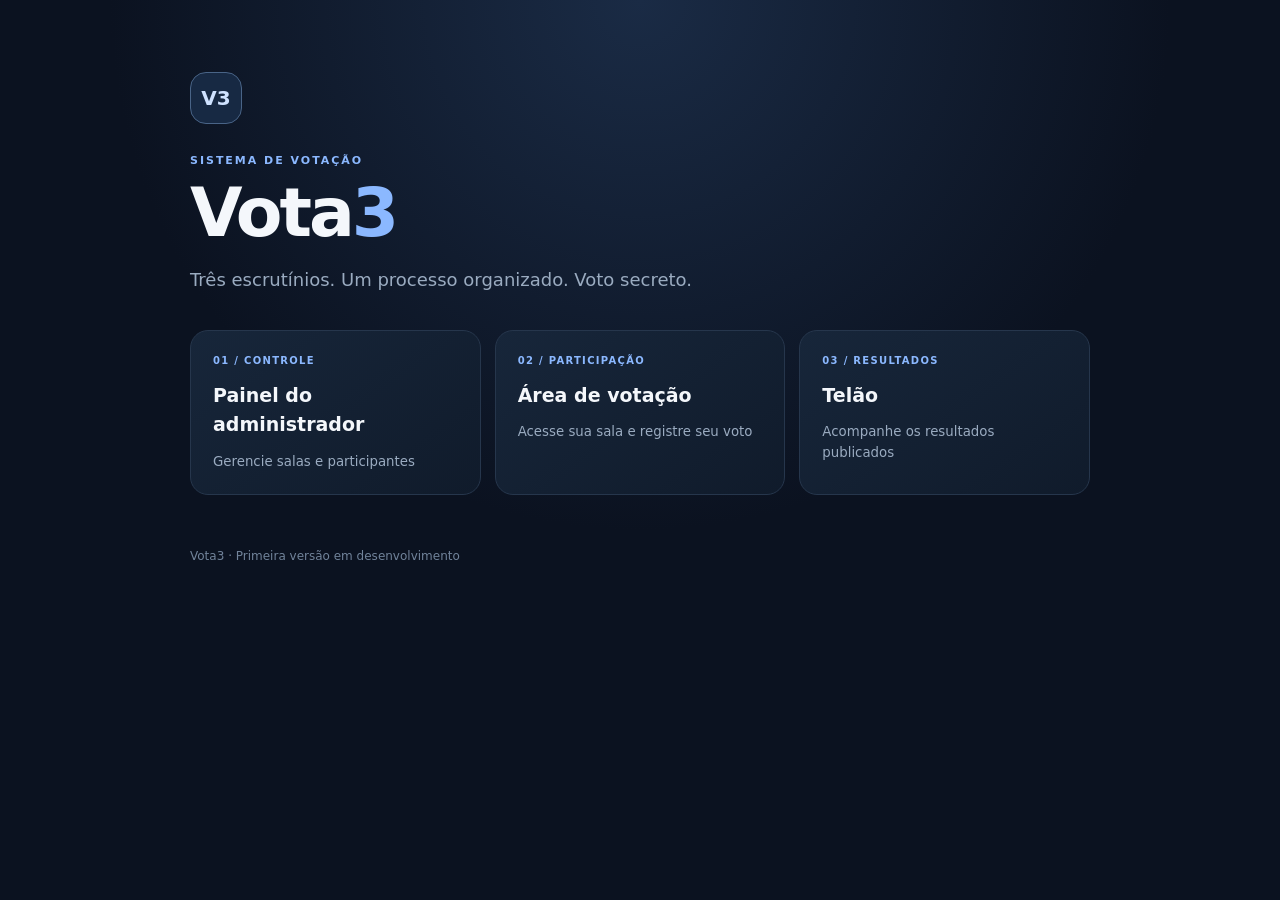
<file: index.html>
<!doctype html>
<html lang="pt-BR">
<head>
  <meta charset="utf-8"><meta name="viewport" content="width=device-width,initial-scale=1">
  <meta name="theme-color" content="#101827">
  <title>Vota3 — Sistema de votação</title>
  <link rel="stylesheet" href="assets/css/style.css">
</head>
<body>
  <main class="shell">
    <div class="brand-mark">V3</div>
    <p class="eyebrow">SISTEMA DE VOTAÇÃO</p>
    <h1>Vota<span>3</span></h1>
    <p class="lead">Três escrutínios. Um processo organizado. Voto secreto.</p>
    <section class="link-grid">
      <a class="link-card" href="admin/"><span>01 / CONTROLE</span><strong>Painel do administrador</strong><small>Gerencie salas e participantes</small></a>
      <a class="link-card" href="votar/"><span>02 / PARTICIPAÇÃO</span><strong>Área de votação</strong><small>Acesse sua sala e registre seu voto</small></a>
      <a class="link-card" href="telao/"><span>03 / RESULTADOS</span><strong>Telão</strong><small>Acompanhe os resultados publicados</small></a>
    </section>
    <footer>Vota3 · Primeira versão em desenvolvimento</footer>
  </main>
</body></html>
</file>
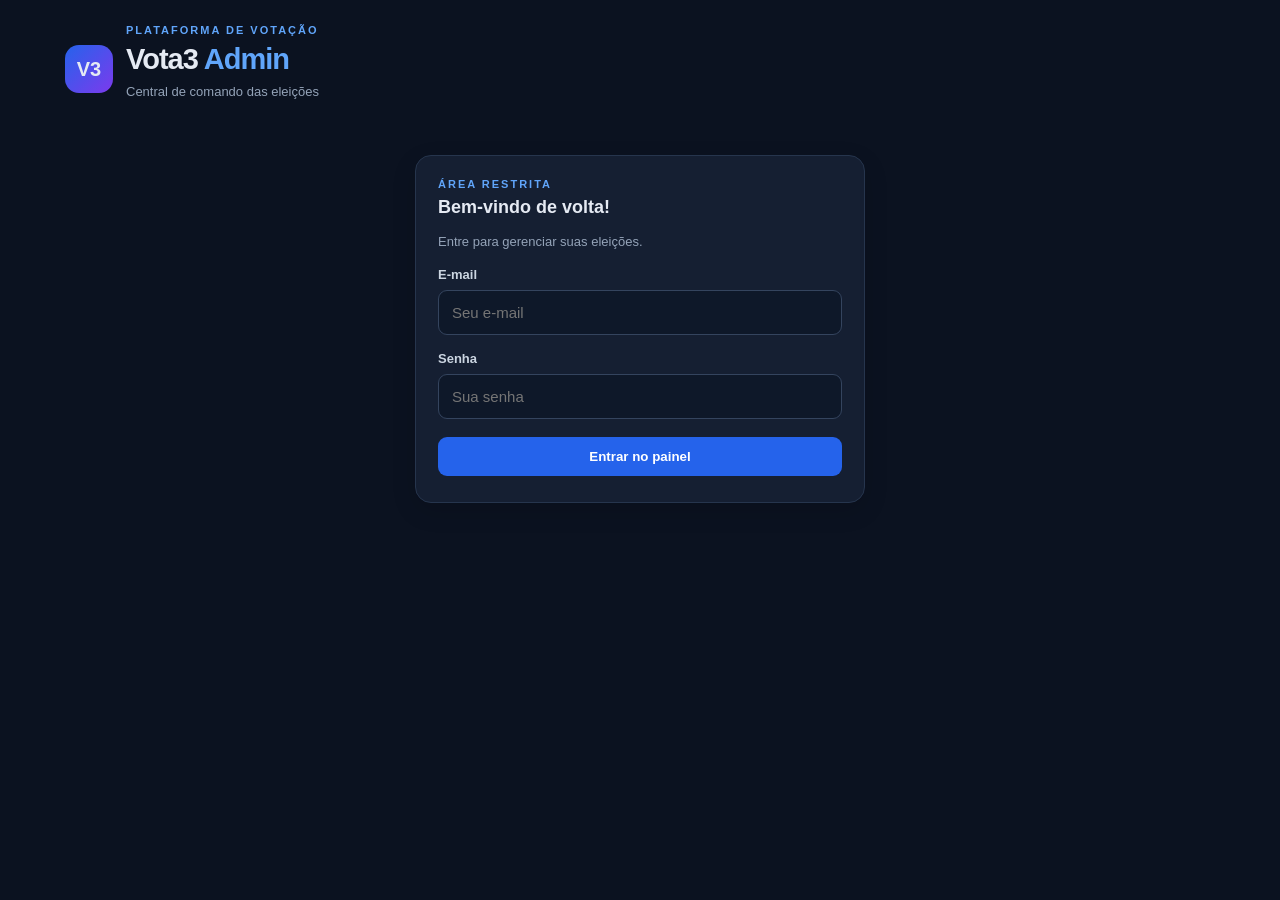
<file: admin/index.html>
<!DOCTYPE html>
<html lang="pt-BR">
<head>
<meta charset="UTF-8">
<meta name="viewport" content="width=device-width, initial-scale=1.0">
<meta name="theme-color" content="#0b1220">
<title>Vota3 | Painel Administrativo</title>

<style>
*{box-sizing:border-box}
body{
  margin:0;padding:24px;
  background:#0b1220;color:#e5eaf3;
  font-family:Arial,sans-serif;
}
main{max-width:1150px;margin:auto}
h1,h2,h3,p{margin-top:0}
h1{font-size:29px;letter-spacing:-1px;margin-bottom:6px}
h2{font-size:18px}
h3{font-size:15px}
.muted{color:#94a3b8;font-size:13px;line-height:1.5}
.hidden{display:none!important}
.card{
  background:#151f32;border:1px solid #26354d;
  padding:22px;border-radius:16px;margin:18px 0;
  box-shadow:0 8px 25px #0002;
}
.topbar{
  display:flex;justify-content:space-between;
  align-items:center;gap:15px;flex-wrap:wrap;
  margin-bottom:25px;
}
.brand{display:flex;align-items:center;gap:13px}
.logo{
  width:48px;height:48px;border-radius:14px;
  display:grid;place-items:center;
  background:linear-gradient(135deg,#2563eb,#7c3aed);
  font-weight:900;font-size:20px;
}
.eyebrow{
  color:#60a5fa;font-size:11px;
  font-weight:bold;letter-spacing:2px;
  text-transform:uppercase;margin-bottom:7px;
}
input,select{
  width:100%;padding:13px;margin:7px 0 14px;
  border:1px solid #34445e;border-radius:9px;
  background:#0e1829;color:#f8fafc;font-size:15px;
}
input:focus,select:focus{outline:2px solid #3b82f6}
label{font-size:13px;font-weight:bold;color:#cbd5e1}
button{
  border:0;border-radius:9px;padding:12px 16px;
  background:#2563eb;color:white;cursor:pointer;
  margin:4px 5px 4px 0;font-weight:bold;
  transition:.2s;
}
button:hover:not(:disabled){filter:brightness(1.15);transform:translateY(-1px)}
button:disabled{opacity:.4;cursor:not-allowed}
button.secondary{background:#334155}
button.success{background:#059669}
button.danger{background:#b91c1c}
button.purple{background:#6d45d9}
.full{width:100%}
.grid{
  display:grid;grid-template-columns:repeat(4,minmax(0,1fr));
  gap:13px;margin:18px 0;
}
.stat{
  background:#192740;border:1px solid #2b405f;
  border-radius:14px;padding:18px;
}
.stat-label{
  color:#94a3b8;font-size:12px;
  text-transform:uppercase;letter-spacing:1px;
}
.stat-value{font-size:29px;font-weight:800;margin-top:9px}
.stat-note{font-size:11px;color:#94a3b8;margin-top:6px}
.status-pill{
  display:inline-block;padding:6px 10px;
  border-radius:30px;font-size:11px;font-weight:bold;
  background:#334155;color:#cbd5e1;
}
.status-registration{background:#164e3c;color:#a7f3d0}
.status-round{background:#1e3a8a;color:#bfdbfe}
.status-finished{background:#4c1d95;color:#ddd6fe}
.status-ready{background:#713f12;color:#fde68a}
.row{display:flex;gap:12px;flex-wrap:wrap;align-items:center}
.row>*{flex:1;min-width:180px}
.message{
  padding:13px;border-radius:10px;margin:15px 0;
  background:#1e3a8a;color:#dbeafe;
  white-space:pre-wrap;overflow-wrap:anywhere;
}
.message.error{background:#451e2a;color:#fecaca}
.message.success{background:#123b31;color:#bbf7d0}
.participant{
  border:1px solid #2b3b54;border-radius:11px;
  padding:14px;margin:10px 0;background:#111c2e;
}
.participant-name{font-weight:bold;margin-bottom:6px}
.participant-details{font-size:12px;color:#94a3b8;margin-bottom:9px}
.result{
  display:flex;justify-content:space-between;gap:12px;
  padding:13px 5px;border-bottom:1px solid #29384e;
}
.result strong{color:#93c5fd}
.link-box{
  background:#0e1829;border:1px solid #2b405f;
  padding:15px;border-radius:11px;margin:12px 0;
}
.link-label{font-size:12px;color:#93c5fd;font-weight:bold;margin-bottom:8px}
.link-value{font-size:12px;color:#cbd5e1;overflow-wrap:anywhere;line-height:1.5}
.progress{
  height:9px;background:#29384e;border-radius:20px;
  overflow:hidden;margin:12px 0;
}
.progress-bar{
  height:100%;width:0%;
  background:linear-gradient(90deg,#2563eb,#8b5cf6);
  transition:width .3s;
}
.section-head{
  display:flex;justify-content:space-between;
  align-items:center;gap:10px;flex-wrap:wrap;
}
.empty{
  color:#94a3b8;text-align:center;
  padding:25px 10px;font-size:14px;
}
hr{border:0;border-top:1px solid #29384e;margin:20px 0}
@media(max-width:800px){.grid{grid-template-columns:repeat(2,minmax(0,1fr))}}
@media(max-width:500px){
  body{padding:12px}
  .card{padding:17px}
  .grid{grid-template-columns:repeat(2,minmax(0,1fr));gap:9px}
  .stat{padding:13px}
  .stat-value{font-size:24px}
}
</style>
</head>

<body>
<main>

<header class="topbar">
  <div class="brand">
    <div class="logo">V3</div>
    <div>
      <div class="eyebrow">Plataforma de votação</div>
      <h1>Vota3 <span style="color:#60a5fa">Admin</span></h1>
      <p class="muted">Central de comando das eleições</p>
    </div>
  </div>
  <div id="accountArea" class="hidden">
    <span id="userEmail" class="muted"></span>
    <button id="logoutBtn" class="secondary">Sair</button>
  </div>
</header>

<div id="message" class="message hidden"></div>

<section id="login" class="card" style="max-width:450px;margin:40px auto">
  <div class="eyebrow">Área restrita</div>
  <h2>Bem-vindo de volta!</h2>
  <p class="muted">Entre para gerenciar suas eleições.</p>
  <label>E-mail</label>
  <input id="email" type="email" autocomplete="username" placeholder="Seu e-mail">
  <label>Senha</label>
  <input id="password" type="password" autocomplete="current-password" placeholder="Sua senha">
  <button id="loginBtn" class="full">Entrar no painel</button>
</section>

<section id="application" class="hidden">

  <div class="card">
    <div class="section-head">
      <div>
        <div class="eyebrow">Visão geral</div>
        <h2>Seu centro de operações</h2>
        <p class="muted">Crie uma eleição ou selecione uma já existente.</p>
      </div>
      <button id="refreshBtn" class="secondary">↻ Atualizar</button>
    </div>
  </div>

  <div class="card">
    <div class="eyebrow">Nova eleição</div>
    <h2>Criar uma eleição</h2>
    <div class="row">
      <div>
        <label>Nome da eleição</label>
        <input id="electionName" placeholder="Ex.: Eleição da Diretoria 2026">
      </div>
      <div>
        <label>Identificador único</label>
        <input id="electionSlug" placeholder="Ex.: diretoria-2026">
      </div>
    </div>
    <button id="createElectionBtn">+ Criar eleição</button>
    <p class="muted">Use letras minúsculas, números e hífens no identificador.</p>
  </div>

  <div class="card">
    <div class="eyebrow">Gerenciamento</div>
    <h2>Selecionar eleição</h2>
    <select id="electionSelect">
      <option value="">Carregando eleições...</option>
    </select>
    <div id="electionInfo" class="muted"></div>
  </div>

  <div id="electionArea" class="hidden">

    <div class="card">
      <div class="section-head">
        <div>
          <div class="eyebrow">Painel da eleição</div>
          <h2 id="dashboardName">Eleição selecionada</h2>
          <p id="statusLabel" class="muted"></p>
        </div>
        <span id="statusPill" class="status-pill"></span>
      </div>

      <div class="grid">
        <div class="stat">
          <div class="stat-label">Participantes</div>
          <div class="stat-value" id="participantCount">0</div>
          <div class="stat-note">Inscritos na eleição</div>
        </div>
        <div class="stat">
          <div class="stat-label">Escrutínio</div>
          <div class="stat-value" id="currentRound">0/3</div>
          <div class="stat-note">Etapa atual</div>
        </div>
        <div class="stat">
          <div class="stat-label">Votos</div>
          <div class="stat-value" id="voteCount">—</div>
          <div class="stat-note">No escrutínio atual</div>
        </div>
        <div class="stat">
          <div class="stat-label">Progresso</div>
          <div class="stat-value" id="progressValue">0%</div>
          <div class="stat-note">Etapas concluídas</div>
        </div>
      </div>

      <div class="muted">Progresso da eleição</div>
      <div class="progress"><div id="progressBar" class="progress-bar"></div></div>
    </div>

    <div class="card">
      <div class="eyebrow">Compartilhamento</div>
      <h2>Links desta eleição</h2>
      <p class="muted">Compartilhe o link de inscrição com os participantes e o link de votação quando o escrutínio estiver aberto.</p>

      <div class="link-box">
        <div class="link-label">LINK DE INSCRIÇÃO</div>
        <div class="link-value" id="registrationLink"></div>
        <button id="copyRegistration" class="success">Copiar link de inscrição</button>
      </div>

      <div class="link-box">
        <div class="link-label">LINK DE VOTAÇÃO</div>
        <div class="link-value" id="votingLink"></div>
        <button id="copyVoting" class="purple">Copiar link de votação</button>
      </div>
    </div>

    <div class="card">
      <div class="eyebrow">Comando da eleição</div>
      <h2>Controle dos escrutínios</h2>
      <p id="roundInfo" class="muted"></p>
      <div class="row">
        <button id="registrationBtn" class="success">Abrir inscrições</button>
        <button id="startRoundBtn">Iniciar próximo escrutínio</button>
        <button id="closeRoundBtn" class="danger">Encerrar escrutínio atual</button>
      </div>
    </div>

    <div class="card">
      <div class="section-head">
        <div>
          <div class="eyebrow">Lista de inscritos</div>
          <h2>Participantes</h2>
        </div>
        <span id="participantBadge" class="status-pill">0 participantes</span>
      </div>
      <p class="muted">As inscrições são aprovadas automaticamente. Você pode excluir cadastros indevidos antes que participem da votação.</p>
      <div id="participants"></div>
    </div>

    <div class="card">
      <div class="eyebrow">Apuração</div>
      <h2>Resultados da votação</h2>
      <p class="muted">Os resultados são agregados e não identificam os eleitores.</p>
      <label>Selecionar escrutínio</label>
      <select id="resultRound">
        <option value="1">Primeiro escrutínio</option>
        <option value="2">Segundo escrutínio</option>
        <option value="3">Terceiro escrutínio</option>
      </select>
      <button id="resultsBtn">Consultar resultado</button>
      <div id="results"></div>
    </div>

  </div>
</section>
</main>

<script type="module">
import { createClient } from "https://esm.sh/@supabase/supabase-js@2";
import { SUPABASE_URL, SUPABASE_ANON_KEY } from "../assets/js/config.js";

const supabase = createClient(SUPABASE_URL, SUPABASE_ANON_KEY);
const $ = (id) => document.getElementById(id);

const BASE_URL = "https://mamao159.github.io/vota3";

let currentElection = null;
let participantsCache = [];

let realtimeChannel = null;
let realtimeElectionId = null;
let realtimeTimer = null;
let pendingRealtimeUpdates = new Set();
let processingRealtime = false;
let selectionVersion = 0;
let lastResultsRound = null;

function showMessage(text, type = "") {
  const el = $("message");
  el.textContent = text;
  el.className = "message " + type;
  el.classList.remove("hidden");
  window.scrollTo({top: 0, behavior: "smooth"});
}

function clearMessage() {
  $("message").classList.add("hidden");
}

async function api(action, data = {}) {
  const { data: sessionData } = await supabase.auth.getSession();
  const token = sessionData.session?.access_token;

  const response = await fetch(`${SUPABASE_URL}/functions/v1/vota3-api`, {
    method: "POST",
    headers: {
      "Content-Type": "application/json",
      "apikey": SUPABASE_ANON_KEY,
      ...(token ? {"Authorization": `Bearer ${token}`} : {})
    },
    body: JSON.stringify({action, ...data})
  });

  const result = await response.json();

  if (!response.ok || result.error) {
    throw new Error(result.error || "Não foi possível concluir a operação.");
  }

  return result;
}

function setLoggedIn(user) {
  $("login").classList.add("hidden");
  $("application").classList.remove("hidden");
  $("accountArea").classList.remove("hidden");
  $("userEmail").textContent = user.email || "";
}

function electionStatus(status) {
  const names = {
    draft: "Em preparação",
    registration: "Inscrições abertas",
    ready: "Aguardando próximo escrutínio",
    round_1: "Primeiro escrutínio em andamento",
    round_2: "Segundo escrutínio em andamento",
    round_3: "Terceiro escrutínio em andamento",
    finished: "Eleição finalizada"
  };

  return names[status] || status;
}

function updateLinks() {
  if (!currentElection) return;

  const slug = encodeURIComponent(currentElection.slug);

  $("registrationLink").textContent =
    `${BASE_URL}/inscricao/?e=${slug}`;

  $("votingLink").textContent =
    `${BASE_URL}/votar/?e=${slug}`;
}

async function copyText(text, successMessage) {
  try {
    await navigator.clipboard.writeText(text);
    showMessage(successMessage, "success");
  } catch {
    showMessage(
      "Não foi possível copiar automaticamente. Selecione e copie o endereço exibido.",
      "error"
    );
  }
}

// --------------------------------------------------
// ELEIÇÕES
// --------------------------------------------------

async function loadElections() {
  const result = await api("admin_list_elections");
  const select = $("electionSelect");

  const selectedId = currentElection?.id || select.value;

  select.innerHTML =
    '<option value="">Selecione uma eleição</option>';

  for (const election of result.elections || []) {
    const option = document.createElement("option");

    option.value = election.id;
    option.textContent =
      `${election.name} — ${electionStatus(election.status)}`;

    select.appendChild(option);
  }

  if (selectedId && result.elections?.some(e => e.id === selectedId)) {
    select.value = selectedId;
  } else {
    select.value = "";
    currentElection = null;
    $("electionArea").classList.add("hidden");
    await stopRealtimeSubscription();
  }

  return result.elections || [];
}

function renderElectionDetails(election) {
  const status = election.status;
  const round = Number(election.current_round || 0);

  $("dashboardName").textContent = election.name;
  $("electionInfo").textContent =
    `Situação: ${electionStatus(status)}`;

  $("statusLabel").textContent = electionStatus(status);
  $("statusPill").textContent = electionStatus(status);
  $("statusPill").className = "status-pill";

  if (status === "registration") {
    $("statusPill").classList.add("status-registration");
  } else if (status.startsWith("round_")) {
    $("statusPill").classList.add("status-round");
  } else if (status === "finished") {
    $("statusPill").classList.add("status-finished");
  } else if (status === "ready") {
    $("statusPill").classList.add("status-ready");
  }

  $("currentRound").textContent = `${round}/3`;

  const progress = status === "finished"
    ? 100
    : Math.round((round / 3) * 100);

  $("progressValue").textContent = `${progress}%`;
  $("progressBar").style.width = `${progress}%`;

  $("roundInfo").textContent =
    `Situação: ${electionStatus(status)}. Escrutínio atual: ${round || "Nenhum"}.`;

  $("registrationBtn").disabled = status !== "draft";

  $("startRoundBtn").disabled =
    !["registration", "ready"].includes(status) || round >= 3;

  $("closeRoundBtn").disabled =
    !["round_1", "round_2", "round_3"].includes(status);

  updateLinks();
}

// --------------------------------------------------
// PARTICIPANTES
// --------------------------------------------------

async function loadParticipants() {
  const election = currentElection;

  if (!election) return;

  const result = await api("admin_list_participants", {
    election_id: election.id
  });

  // Não aplica respostas antigas se a eleição mudou
  if (!currentElection || currentElection.id !== election.id) return;

  participantsCache = result.participants || [];

  const container = $("participants");
  container.innerHTML = "";

  const total = participantsCache.length;

  $("participantCount").textContent = total;
  $("participantBadge").textContent =
    `${total} participante(s)`;

  if (!total) {
    container.innerHTML =
      '<div class="empty">Ainda não há participantes inscritos.</div>';
    return;
  }

  for (const participant of participantsCache) {
    const item = document.createElement("div");
    item.className = "participant";

    const name = document.createElement("div");
    name.className = "participant-name";
    name.textContent = participant.full_name;

    const details = document.createElement("div");
    details.className = "participant-details";

    details.textContent =
      `Nascimento: ${participant.birth_date} · Situação: ${participant.status}`;

    item.append(name, details);

    const remove = document.createElement("button");
    remove.textContent = "Excluir cadastro";
    remove.className = "danger";

    remove.addEventListener("click", async () => {
      const confirmed = confirm(
        `Deseja realmente excluir o cadastro de ${participant.full_name}?\n\nEssa ação não poderá ser desfeita.`
      );

      if (!confirmed) return;

      try {
        remove.disabled = true;

        await api("admin_delete_participant", {
          election_id: election.id,
          participant_id: participant.id
        });

        showMessage("Cadastro excluído.", "success");

        if (currentElection?.id === election.id) {
          await loadParticipants();
        }

      } catch (error) {
        showMessage(error.message, "error");
        remove.disabled = false;
      }
    });

    item.appendChild(remove);
    container.appendChild(item);
  }
}

// --------------------------------------------------
// VOTOS E RESULTADOS
// --------------------------------------------------

async function updateVoteCount() {
  const election = currentElection;

  if (!election) {
    $("voteCount").textContent = "—";
    return;
  }

  const round = Number(election.current_round || 0);

  if (![1, 2, 3].includes(round)) {
    $("voteCount").textContent = "—";
    return;
  }

  try {
    const result = await api("results", {
      election_id: election.id,
      round
    });

    if (!currentElection || currentElection.id !== election.id) {
      return;
    }

    $("voteCount").textContent = result.total_votes;

  } catch (error) {
    console.warn("Erro ao consultar votos:", error);
    $("voteCount").textContent = "—";
  }
}

async function loadResults(round) {
  const election = currentElection;

  if (!election) return;

  const result = await api("results", {
    election_id: election.id,
    round: Number(round)
  });

  if (!currentElection || currentElection.id !== election.id) {
    return;
  }

  lastResultsRound = Number(round);

  const container = $("results");
  container.innerHTML = "";

  const heading = document.createElement("p");
  heading.className = "muted";
  heading.textContent = `Total de votos: ${result.total_votes}`;

  container.appendChild(heading);

  if (!result.results || !result.results.length) {
    const empty = document.createElement("div");
    empty.className = "empty";
    empty.textContent =
      "Nenhum voto registrado neste escrutínio.";

    container.appendChild(empty);
    return;
  }

  result.results.forEach((item, index) => {
    const row = document.createElement("div");
    row.className = "result";

    const name = document.createElement("span");
    name.textContent = `${index + 1}º — ${item.name}`;

    const votes = document.createElement("strong");
    votes.textContent = `${item.votes} voto(s)`;

    row.append(name, votes);
    container.appendChild(row);
  });
}

// --------------------------------------------------
// DETALHES DA ELEIÇÃO
// --------------------------------------------------

async function loadElectionDetails() {
  const id = $("electionSelect").value;
  const version = ++selectionVersion;

  if (!id) {
    currentElection = null;
    $("electionArea").classList.add("hidden");
    await stopRealtimeSubscription();
    return;
  }

  const { elections } = await api("admin_list_elections");

  // Descarta respostas de seleções anteriores
  if (version !== selectionVersion || $("electionSelect").value !== id) {
    return;
  }

  const selectedElection = elections.find(e => e.id === id);

  if (!selectedElection) {
    currentElection = null;
    $("electionArea").classList.add("hidden");
    await stopRealtimeSubscription();
    throw new Error("Eleição não encontrada.");
  }

  currentElection = selectedElection;

  $("electionArea").classList.remove("hidden");

  renderElectionDetails(currentElection);

  // Primeiro estabelece a conexão; depois carrega os dados
  await setupRealtimeSubscription();

  if (!currentElection || currentElection.id !== id) return;

  await Promise.all([
    loadParticipants(),
    updateVoteCount()
  ]);
}

// --------------------------------------------------
// SUPABASE REALTIME
// --------------------------------------------------

async function stopRealtimeSubscription() {
  if (realtimeTimer) {
    clearTimeout(realtimeTimer);
    realtimeTimer = null;
  }

  pendingRealtimeUpdates.clear();

  const oldChannel = realtimeChannel;

  realtimeChannel = null;
  realtimeElectionId = null;

  if (oldChannel) {
    await supabase.removeChannel(oldChannel);
  }
}

function scheduleRealtimeUpdate(type) {
  pendingRealtimeUpdates.add(type);

  if (realtimeTimer || processingRealtime) return;

  realtimeTimer = setTimeout(async () => {
    realtimeTimer = null;

    if (processingRealtime) return;

    processingRealtime = true;

    try {
      const updates = new Set(pendingRealtimeUpdates);
      pendingRealtimeUpdates.clear();

      const electionId = realtimeElectionId;

      if (!currentElection || currentElection.id !== electionId) {
        return;
      }

      if (updates.has("election")) {
        const { elections } = await api("admin_list_elections");

        if (!currentElection || currentElection.id !== electionId) {
          return;
        }

        const updatedElection =
          elections.find(e => e.id === electionId);

        if (updatedElection) {
          currentElection = updatedElection;
          renderElectionDetails(currentElection);

          await Promise.all([
            loadParticipants(),
            updateVoteCount()
          ]);
        }

      } else {
        const tasks = [];

        if (updates.has("participants")) {
          tasks.push(loadParticipants());
        }

        if (updates.has("ballots")) {
          tasks.push(updateVoteCount());

          if (lastResultsRound !== null) {
            tasks.push(loadResults(lastResultsRound));
          }
        }

        await Promise.all(tasks);
      }

    } catch (error) {
      console.warn("Erro no Supabase Realtime:", error);

    } finally {
      processingRealtime = false;

      // Processa eventos que chegaram enquanto a atualização ocorria
      if (pendingRealtimeUpdates.size) {
        const nextUpdates = [...pendingRealtimeUpdates];
        pendingRealtimeUpdates.clear();

        nextUpdates.forEach(scheduleRealtimeUpdate);
      }
    }

  }, 250);
}

async function setupRealtimeSubscription() {
  if (!currentElection) {
    await stopRealtimeSubscription();
    return;
  }

  const electionId = currentElection.id;

  if (realtimeChannel && realtimeElectionId === electionId) {
    return;
  }

  await stopRealtimeSubscription();

  const channel = supabase
    .channel(`vota3-admin-${electionId}`)

    .on(
      "postgres_changes",
      {
        event: "*",
        schema: "public",
        table: "elections",
        filter: `id=eq.${electionId}`
      },
      () => scheduleRealtimeUpdate("election")
    )

    .on(
      "postgres_changes",
      {
        event: "*",
        schema: "public",
        table: "participants",
        filter: `election_id=eq.${electionId}`
      },
      () => scheduleRealtimeUpdate("participants")
    )

    .on(
      "postgres_changes",
      {
        event: "INSERT",
        schema: "public",
        table: "ballots",
        filter: `election_id=eq.${electionId}`
      },
      () => scheduleRealtimeUpdate("ballots")
    );

  realtimeChannel = channel;
  realtimeElectionId = electionId;

  channel.subscribe((status, error) => {
    console.log("Vota3 Realtime:", status);

    if (status === "CHANNEL_ERROR" || status === "TIMED_OUT") {
      console.error("Erro de conexão Realtime:", error);
    }
  });
}

// --------------------------------------------------
// ATUALIZAÇÃO MANUAL
// --------------------------------------------------

async function refreshAll() {
  clearMessage();

  await loadElections();

  if (currentElection) {
    await loadElectionDetails();
  }
}

// --------------------------------------------------
// LOGIN
// --------------------------------------------------

$("loginBtn").addEventListener("click", async () => {
  try {
    clearMessage();

    const { data, error } = await supabase.auth.signInWithPassword({
      email: $("email").value.trim(),
      password: $("password").value
    });

    if (error) throw error;

    setLoggedIn(data.user);

    await loadElections();

    showMessage("Acesso realizado com sucesso.", "success");

  } catch (error) {
    showMessage(error.message, "error");
  }
});

$("password").addEventListener("keydown", (event) => {
  if (event.key === "Enter") {
    $("loginBtn").click();
  }
});

$("logoutBtn").addEventListener("click", async () => {
  await stopRealtimeSubscription();
  await supabase.auth.signOut();
  location.reload();
});

// --------------------------------------------------
// CRIAR ELEIÇÃO
// --------------------------------------------------

$("createElectionBtn").addEventListener("click", async () => {
  try {
    clearMessage();

    const name = $("electionName").value.trim();
    const slug = $("electionSlug").value.trim().toLowerCase();

    const result = await api("admin_create_election", {
      name,
      slug
    });

    showMessage("Eleição criada com sucesso!", "success");

    $("electionName").value = "";
    $("electionSlug").value = "";

    await loadElections();

    $("electionSelect").value = result.election.id;

    await loadElectionDetails();

  } catch (error) {
    showMessage(error.message, "error");
  }
});

$("electionSlug").addEventListener("input", () => {
  $("electionSlug").value = $("electionSlug").value
    .toLowerCase()
    .replace(/[^a-z0-9-]/g, "");
});

// --------------------------------------------------
// SELECIONAR ELEIÇÃO
// --------------------------------------------------

$("electionSelect").addEventListener("change", async () => {
  try {
    clearMessage();
    lastResultsRound = null;
    $("results").innerHTML = "";

    await loadElectionDetails();

  } catch (error) {
    showMessage(error.message, "error");
  }
});

// --------------------------------------------------
// BOTÃO ATUALIZAR
// --------------------------------------------------

$("refreshBtn").addEventListener("click", async () => {
  try {
    await refreshAll();
    showMessage("Dados atualizados.", "success");

  } catch (error) {
    showMessage(error.message, "error");
  }
});

// --------------------------------------------------
// ABRIR INSCRIÇÕES
// --------------------------------------------------

$("registrationBtn").addEventListener("click", async () => {
  try {
    if (!currentElection) return;

    await api("admin_open_registration", {
      election_id: currentElection.id
    });

    showMessage("Inscrições abertas.", "success");

    await refreshAll();

  } catch (error) {
    showMessage(error.message, "error");
  }
});

// --------------------------------------------------
// INICIAR ESCRUTÍNIO
// --------------------------------------------------

$("startRoundBtn").addEventListener("click", async () => {
  try {
    if (!currentElection) return;

    const result = await api("admin_start_round", {
      election_id: currentElection.id
    });

    showMessage(
      `Escrutínio ${result.round} iniciado.`,
      "success"
    );

    await refreshAll();

  } catch (error) {
    showMessage(error.message, "error");
  }
});

// --------------------------------------------------
// ENCERRAR ESCRUTÍNIO
// --------------------------------------------------

$("closeRoundBtn").addEventListener("click", async () => {
  if (!currentElection) return;

  if (!confirm("Tem certeza de que deseja encerrar o escrutínio atual?")) {
    return;
  }

  try {
    await api("admin_close_round", {
      election_id: currentElection.id
    });

    showMessage("Escrutínio encerrado.", "success");

    await refreshAll();

  } catch (error) {
    showMessage(error.message, "error");
  }
});

// --------------------------------------------------
// CONSULTAR RESULTADOS
// --------------------------------------------------

$("resultsBtn").addEventListener("click", async () => {
  try {
    if (!currentElection) return;

    await loadResults(Number($("resultRound").value));

  } catch (error) {
    showMessage(error.message, "error");
  }
});

// --------------------------------------------------
// COPIAR LINKS
// --------------------------------------------------

$("copyRegistration").addEventListener("click", () => {
  if (!currentElection) return;

  copyText(
    `${BASE_URL}/inscricao/?e=${encodeURIComponent(currentElection.slug)}`,
    "Link de inscrição copiado!"
  );
});

$("copyVoting").addEventListener("click", () => {
  if (!currentElection) return;

  copyText(
    `${BASE_URL}/votar/?e=${encodeURIComponent(currentElection.slug)}`,
    "Link de votação copiado!"
  );
});

// --------------------------------------------------
// INICIALIZAÇÃO
// --------------------------------------------------

const { data: initialSession } = await supabase.auth.getSession();

if (initialSession.session?.user) {
  setLoggedIn(initialSession.session.user);

  try {
    await loadElections();

  } catch (error) {
    showMessage(error.message, "error");
  }
}

</script>
</body>
</html>
</file>
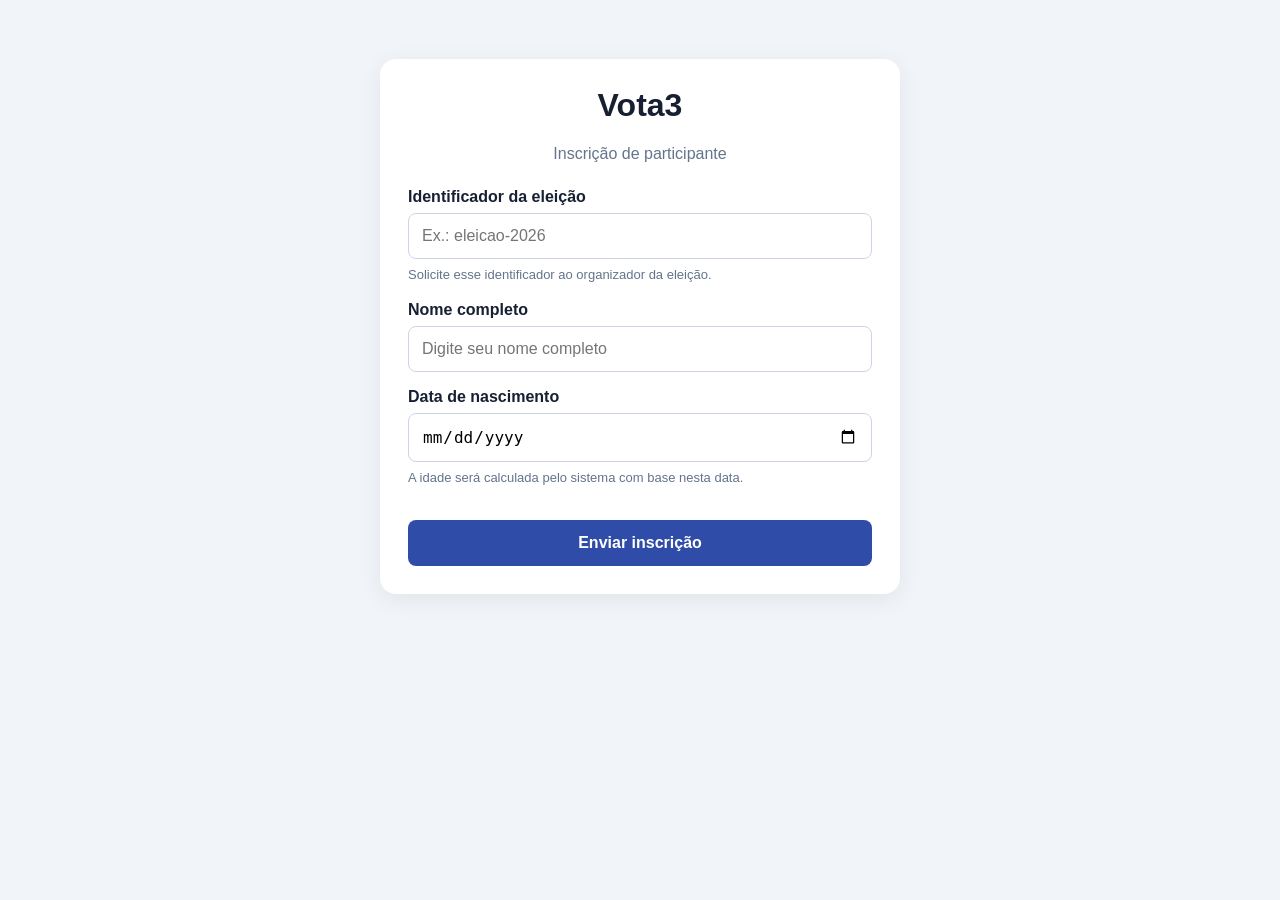
<file: inscricao/index.html>
<!DOCTYPE html>
<html lang="pt-BR">
<head>
  <meta charset="UTF-8">
  <meta name="viewport" content="width=device-width, initial-scale=1.0">
  <title>Vota3 | Inscrição</title>
  <style>
    * { box-sizing: border-box; }
    body {
      margin: 0;
      padding: 24px 16px;
      font-family: Arial, sans-serif;
      background: #f1f5f9;
      color: #172033;
    }
    .container {
      max-width: 520px;
      margin: 35px auto;
      background: white;
      padding: 28px;
      border-radius: 16px;
      box-shadow: 0 5px 25px #00000012;
    }
    h1 { text-align: center; margin-top: 0; }
    .sub { text-align: center; color: #64748b; margin-bottom: 25px; }
    label { display: block; font-weight: bold; margin: 16px 0 7px; }
    input {
      width: 100%;
      padding: 13px;
      border: 1px solid #cbd5e1;
      border-radius: 8px;
      font-size: 16px;
    }
    button {
      width: 100%;
      padding: 14px;
      border: 0;
      border-radius: 8px;
      background: #2f4da8;
      color: white;
      font-size: 16px;
      font-weight: bold;
      cursor: pointer;
      margin-top: 20px;
    }
    button:disabled { opacity: .5; cursor: not-allowed; }
    #message {
      margin-top: 18px;
      padding: 12px;
      border-radius: 8px;
      display: none;
      line-height: 1.5;
    }
    .error { display: block !important; background: #fee2e2; color: #991b1b; }
    .success { display: block !important; background: #dcfce7; color: #166534; }
    .hint {
      color: #64748b;
      font-size: 13px;
      line-height: 1.5;
      margin-top: 6px;
    }
    .credential-box {
      display: none;
      margin-top: 20px;
      padding: 18px;
      border: 2px solid #16a34a;
      border-radius: 12px;
      background: #f0fdf4;
      text-align: center;
    }
    .credential-code {
      display: block;
      margin: 12px 0;
      font-size: 34px;
      font-weight: bold;
      letter-spacing: 8px;
      color: #166534;
    }
    .copy-button {
      background: #166534;
      margin-top: 8px;
    }
  </style>
</head>
<body>
  <main class="container">
    <h1>Vota3</h1>
    <p class="sub">Inscrição de participante</p>

    <form id="registrationForm">
      <label for="slug">Identificador da eleição</label>
      <input id="slug" required maxlength="60"
        placeholder="Ex.: eleicao-2026" autocomplete="off">
      <p class="hint">Solicite esse identificador ao organizador da eleição.</p>

      <label for="fullName">Nome completo</label>
      <input id="fullName" required minlength="2" maxlength="150"
        placeholder="Digite seu nome completo" autocomplete="name">

      <label for="birthDate">Data de nascimento</label>
      <input id="birthDate" type="date" required>
      <p class="hint">A idade será calculada pelo sistema com base nesta data.</p>

      <button type="submit" id="submitButton">Enviar inscrição</button>
    </form>

    <div id="message" role="status" aria-live="polite"></div>
    <section id="credentialBox" class="credential-box" aria-live="polite">
      <strong>Seu cadastro foi concluído!</strong>
      <p>Esta é sua credencial para acessar a votação:</p>
      <span id="credentialCode" class="credential-code"></span>
      <button type="button" id="copyCredential" class="copy-button">Copiar credencial</button>
      <p class="hint">Anote ou tire uma foto desta credencial. Ela não será exibida novamente. Não compartilhe com outras pessoas.</p>
    </section>
  </main>

  <script type="module">
    import { SUPABASE_URL, SUPABASE_ANON_KEY }
      from "../assets/js/config.js";

    const API_URL = `${SUPABASE_URL}/functions/v1/vota3-api`;

    const form = document.getElementById("registrationForm");
    const submitButton = document.getElementById("submitButton");
    const message = document.getElementById("message");
    const birthDate = document.getElementById("birthDate");
    const credentialBox = document.getElementById("credentialBox");
    const credentialCode = document.getElementById("credentialCode");
    const copyCredential = document.getElementById("copyCredential");

    // Impede selecionar uma data futura.
    birthDate.max = new Date().toISOString().slice(0, 10);

    function showMessage(text, type = "error") {
      message.textContent = text;
      message.className = type;
    }

    form.addEventListener("submit", async (event) => {
      event.preventDefault();
      message.className = "";
      credentialBox.style.display = "none";

      const slug = document.getElementById("slug").value.trim().toLowerCase();
      const fullName = document.getElementById("fullName").value.trim();
      const date = birthDate.value;

      if (!slug || !fullName || !date) {
        showMessage("Preencha todos os campos.");
        return;
      }

      if (new Date(date + "T00:00:00") > new Date()) {
        showMessage("A data de nascimento não pode ser futura.");
        return;
      }

      submitButton.disabled = true;
      submitButton.textContent = "Enviando inscrição...";

      try {
        const response = await fetch(API_URL, {
          method: "POST",
          headers: {
            "Content-Type": "application/json",
            "apikey": SUPABASE_ANON_KEY,
            "Authorization": `Bearer ${SUPABASE_ANON_KEY}`
          },
          body: JSON.stringify({
            action: "public_register",
            slug,
            full_name: fullName,
            birth_date: date
          })
        });

        const result = await response.json();

        if (!response.ok || result.error) {
          throw new Error(result.error || "Não foi possível enviar sua inscrição.");
        }

        if (!result.credential) {
          throw new Error("Cadastro realizado, mas a API não retornou a credencial. Entre em contato com o organizador antes de tentar novamente.");
        }

        form.reset();
        birthDate.max = new Date().toISOString().slice(0, 10);
        credentialCode.textContent = result.credential;
        credentialBox.style.display = "block";
        showMessage(
          "Cadastro concluído. Você já está liberado para participar da eleição.",
          "success"
        );

      } catch (error) {
        showMessage(error.message || "Ocorreu um erro ao enviar sua inscrição.");
      } finally {
        submitButton.disabled = false;
        submitButton.textContent = "Enviar inscrição";
      }
    });

    copyCredential.addEventListener("click", async () => {
      try {
        await navigator.clipboard.writeText(credentialCode.textContent);
        copyCredential.textContent = "Credencial copiada!";
      } catch {
        showMessage("Não foi possível copiar automaticamente. Anote a credencial exibida na tela.", "error");
      }
    });
  </script>
</body>
</html>
</file>
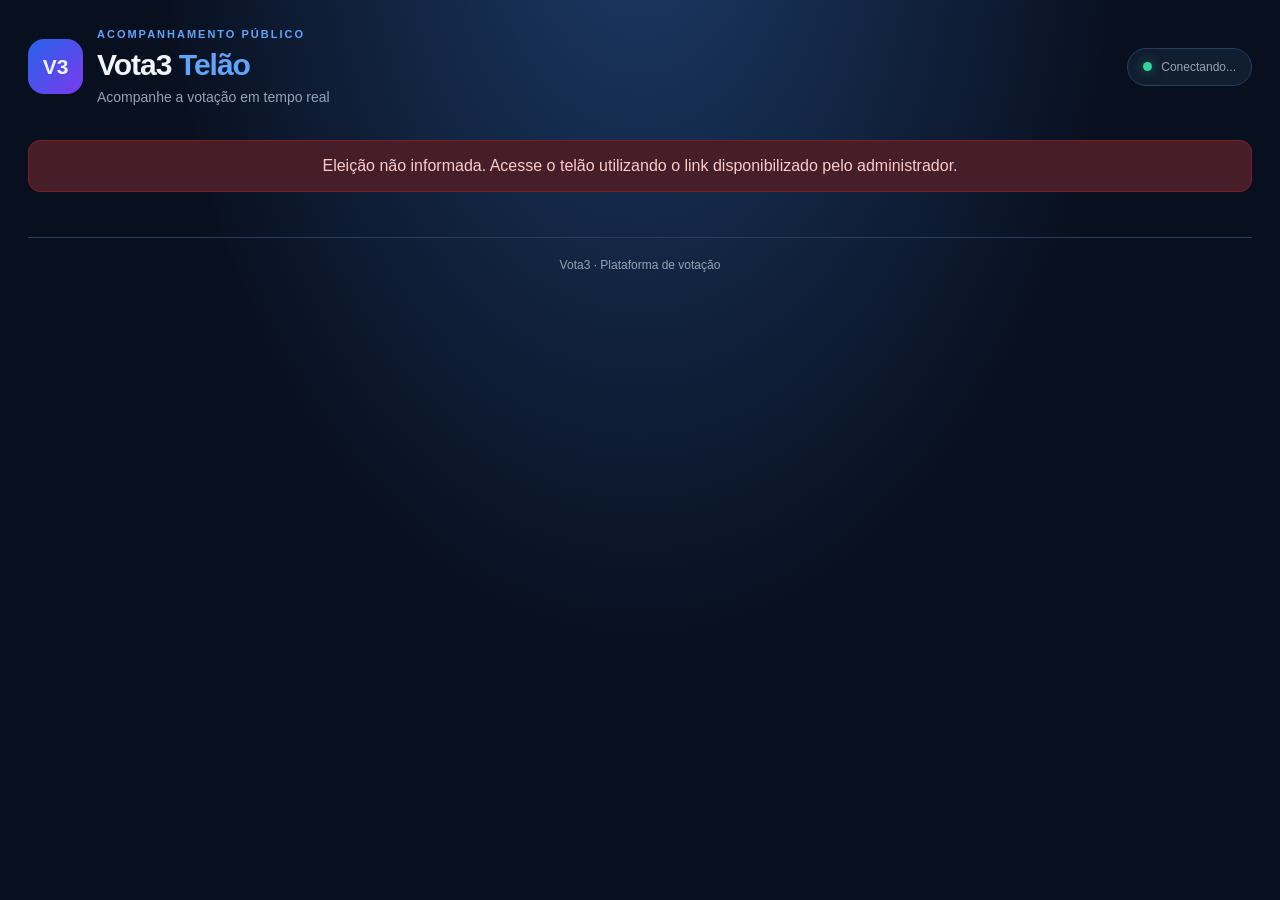
<file: telao/index.html>
<!DOCTYPE html>
<html lang="pt-BR">
<head>
<meta charset="UTF-8">
<meta name="viewport" content="width=device-width, initial-scale=1">
<meta name="theme-color" content="#080f1e">
<title>Telão | Vota3</title>

<style>
*{box-sizing:border-box}

:root{
  --bg:#080f1e;
  --panel:#111d31;
  --panel2:#17263d;
  --border:#293c59;
  --text:#f1f5f9;
  --muted:#94a3b8;
  --blue:#60a5fa;
  --green:#34d399;
  --purple:#a78bfa;
}

body{
  margin:0;
  min-height:100vh;
  padding:28px;
  background:
    radial-gradient(ellipse at 50% -15%,#1d3b68 0%,transparent 55%),
    var(--bg);
  color:var(--text);
  font-family:Arial,Helvetica,sans-serif;
}

main{
  max-width:1250px;
  margin:auto;
}

.top{
  display:flex;
  align-items:center;
  justify-content:space-between;
  gap:20px;
  flex-wrap:wrap;
  margin-bottom:35px;
}

.brand{
  display:flex;
  align-items:center;
  gap:14px;
}

.logo{
  width:55px;
  height:55px;
  display:grid;
  place-items:center;
  border-radius:16px;
  background:linear-gradient(135deg,#2563eb,#7c3aed);
  font-size:21px;
  font-weight:900;
}

.eyebrow{
  color:var(--blue);
  font-size:11px;
  font-weight:bold;
  letter-spacing:2px;
  text-transform:uppercase;
  margin-bottom:8px;
}

h1{
  font-size:30px;
  margin:0;
  letter-spacing:-1px;
}

h1 span{color:var(--blue)}

.subtitle{
  color:var(--muted);
  font-size:14px;
  margin:7px 0 0;
}

.connection{
  display:flex;
  align-items:center;
  gap:9px;
  color:var(--muted);
  font-size:12px;
  background:#111d31;
  border:1px solid var(--border);
  padding:11px 15px;
  border-radius:30px;
}

.dot{
  width:9px;
  height:9px;
  background:var(--green);
  border-radius:50%;
  box-shadow:0 0 12px #34d39988;
}

.dot.offline{
  background:#f87171;
  box-shadow:0 0 12px #f8717188;
}

.hero{
  text-align:center;
  padding:30px 15px 35px;
}

.hero h2{
  font-size:clamp(25px,4vw,42px);
  margin:0 0 12px;
  letter-spacing:-1px;
}

.hero p{
  color:var(--muted);
  margin:0;
  font-size:15px;
}

.status{
  display:inline-flex;
  align-items:center;
  gap:8px;
  padding:9px 15px;
  border-radius:30px;
  background:#1e3a8a;
  color:#bfdbfe;
  font-size:12px;
  font-weight:bold;
  margin-bottom:18px;
}

.status.registration{
  background:#164e3c;
  color:#a7f3d0;
}

.status.ready{
  background:#713f12;
  color:#fde68a;
}

.status.finished{
  background:#4c1d95;
  color:#ddd6fe;
}

.status.draft{
  background:#334155;
  color:#cbd5e1;
}

.stats{
  display:grid;
  grid-template-columns:repeat(3,minmax(0,1fr));
  gap:15px;
  margin:15px 0 30px;
}

.stat{
  background:linear-gradient(145deg,#17263d,#101a2c);
  border:1px solid var(--border);
  border-radius:17px;
  padding:23px;
  text-align:center;
}

.stat-label{
  font-size:11px;
  color:var(--muted);
  text-transform:uppercase;
  letter-spacing:1.3px;
}

.stat-value{
  font-size:clamp(27px,4vw,40px);
  font-weight:900;
  margin-top:10px;
}

.section{
  margin:30px 0;
}

.section-title{
  display:flex;
  justify-content:space-between;
  align-items:center;
  flex-wrap:wrap;
  gap:12px;
  margin-bottom:17px;
}

.section-title h2{
  font-size:20px;
  margin:0;
}

.section-title span{
  color:var(--muted);
  font-size:12px;
}

.candidates{
  display:grid;
  grid-template-columns:repeat(2,minmax(0,1fr));
  gap:16px;
}

.candidate{
  background:linear-gradient(145deg,#17263d,#101a2c);
  border:1px solid var(--border);
  border-radius:17px;
  padding:22px;
  min-width:0;
}

.candidate-top{
  display:flex;
  align-items:center;
  justify-content:space-between;
  gap:10px;
  margin-bottom:17px;
}

.candidate-name{
  font-size:17px;
  font-weight:bold;
  overflow-wrap:anywhere;
}

.candidate-position{
  color:var(--blue);
  font-size:12px;
  font-weight:bold;
}

.candidate-votes{
  font-size:29px;
  font-weight:900;
  margin-bottom:5px;
}

.candidate-percent{
  color:var(--muted);
  font-size:12px;
}

.bar{
  height:10px;
  border-radius:20px;
  overflow:hidden;
  background:#29384e;
  margin-top:16px;
}

.bar-fill{
  height:100%;
  width:0;
  border-radius:20px;
  background:linear-gradient(90deg,#2563eb,#8b5cf6);
  transition:width .5s ease;
}

.no-results{
  background:var(--panel);
  border:1px solid var(--border);
  border-radius:17px;
  padding:45px 20px;
  text-align:center;
}

.no-results h2{
  font-size:21px;
  margin-bottom:10px;
}

.no-results p{
  color:var(--muted);
  font-size:14px;
  line-height:1.6;
  max-width:500px;
  margin:0 auto;
}

.footer{
  border-top:1px solid var(--border);
  margin-top:45px;
  padding:20px 0;
  text-align:center;
  color:var(--muted);
  font-size:12px;
}

.error{
  color:#fecaca;
  background:#451e2a;
  border:1px solid #7f1d1d;
  padding:16px;
  border-radius:12px;
  text-align:center;
  margin:20px 0;
}

.updated{
  text-align:center;
  color:var(--muted);
  font-size:11px;
  margin-top:20px;
}

.hidden{display:none!important}

@media(max-width:650px){
  body{padding:16px}
  .stats{gap:8px}
  .stat{padding:15px 8px}
  .stat-label{font-size:9px}
  .candidates{grid-template-columns:1fr}
  .hero{padding:25px 5px}
}
</style>
</head>

<body>
<main>

<header class="top">
  <div class="brand">
    <div class="logo">V3</div>
    <div>
      <div class="eyebrow">Acompanhamento público</div>
      <h1>Vota3 <span>Telão</span></h1>
      <p class="subtitle">Acompanhe a votação em tempo real</p>
    </div>
  </div>

  <div class="connection">
    <span id="connectionDot" class="dot"></span>
    <span id="connectionText">Conectando...</span>
  </div>
</header>

<div id="error" class="error hidden"></div>

<section id="content" class="hidden">

  <div class="hero">
    <div id="status" class="status">Carregando...</div>
    <h2 id="electionName">Eleição</h2>
    <p id="roundDescription">Acompanhamento da votação</p>
  </div>

  <div id="stats" class="stats hidden">
    <div class="stat">
      <div class="stat-label">Escrutínio</div>
      <div class="stat-value" id="roundNumber">—</div>
    </div>

    <div class="stat">
      <div class="stat-label">Votos registrados</div>
      <div class="stat-value" id="totalVotes">0</div>
    </div>

    <div class="stat">
      <div class="stat-label">Candidatos</div>
      <div class="stat-value" id="candidateCount">0</div>
    </div>
  </div>

  <section id="resultsSection" class="section hidden">
    <div class="section-title">
      <h2>🏆 Placar da votação</h2>
      <span id="resultLabel"></span>
    </div>

    <div id="results" class="candidates"></div>
  </section>

  <section id="candidatesSection" class="section hidden">
    <div class="section-title">
      <h2>Candidatos habilitados</h2>
      <span id="candidateLabel"></span>
    </div>

    <div id="candidateList" class="candidates"></div>
  </section>

  <div id="waiting" class="no-results hidden">
    <h2 id="waitingTitle">Aguardando votação</h2>
    <p id="waitingText"></p>
  </div>

  <div class="updated">
    Última atualização: <span id="lastUpdate">—</span>
  </div>

</section>

<footer class="footer">
  Vota3 · Plataforma de votação
</footer>

</main>

<script type="module">
import { SUPABASE_URL, SUPABASE_ANON_KEY }
  from "../assets/js/config.js";

const $ = (id) => document.getElementById(id);

const params = new URLSearchParams(window.location.search);
const slug = (params.get("e") || "").trim().toLowerCase();

let lastRenderedData = "";
let requestRunning = false;
let stopped = false;

const REFRESH_INTERVAL = 3000;

function setConnection(connected, message) {
  $("connectionDot").classList.toggle("offline", !connected);
  $("connectionText").textContent = message;
}

function showError(message) {
  $("error").textContent = message;
  $("error").classList.remove("hidden");
  $("content").classList.add("hidden");
}

function hideError() {
  $("error").classList.add("hidden");
}

async function api(action, data = {}) {
  const response = await fetch(
    `${SUPABASE_URL}/functions/v1/vota3-api`,
    {
      method: "POST",
      headers: {
        "Content-Type": "application/json",
        "apikey": SUPABASE_ANON_KEY,
        "Authorization": `Bearer ${SUPABASE_ANON_KEY}`
      },
      body: JSON.stringify({ action, ...data })
    }
  );

  const result = await response.json();

  if (!response.ok || result.error) {
    throw new Error(result.error || "Erro ao consultar a eleição.");
  }

  return result;
}

function statusInfo(status, round) {
  if (status === "draft") {
    return {
      label: "Em preparação",
      description: "Esta eleição ainda está sendo preparada.",
      type: "draft"
    };
  }

  if (status === "registration") {
    return {
      label: "Inscrições abertas",
      description: "Os participantes estão sendo cadastrados.",
      type: "registration"
    };
  }

  if (status === "ready") {
    return {
      label: "Entre escrutínios",
      description: "O escrutínio foi encerrado. Aguardando a próxima etapa.",
      type: "ready"
    };
  }

  if (status === "finished") {
    return {
      label: "Eleição finalizada",
      description: "Resultado final da eleição.",
      type: "finished"
    };
  }

  if (["round_1", "round_2", "round_3"].includes(status)) {
    return {
      label: "Votação em andamento",
      description: `A votação do ${round}º escrutínio está aberta.`,
      type: ""
    };
  }

  return {
    label: status,
    description: "Acompanhamento da eleição.",
    type: "draft"
  };
}

function createCandidateCard(candidate, index, totalVotes) {
  const card = document.createElement("article");
  card.className = "candidate";

  const top = document.createElement("div");
  top.className = "candidate-top";

  const name = document.createElement("div");
  name.className = "candidate-name";
  name.textContent = candidate.name;

  const position = document.createElement("div");
  position.className = "candidate-position";
  position.textContent = `${index + 1}º LUGAR`;

  top.append(name, position);

  const votes = document.createElement("div");
  votes.className = "candidate-votes";
  votes.textContent = `${candidate.votes}`;

  const percent = totalVotes > 0
    ? (candidate.votes / totalVotes) * 100
    : 0;

  const percentLabel = document.createElement("div");
  percentLabel.className = "candidate-percent";
  percentLabel.textContent = `${percent.toFixed(1).replace(".", ",")}% dos votos`;

  const bar = document.createElement("div");
  bar.className = "bar";

  const fill = document.createElement("div");
  fill.className = "bar-fill";
  fill.style.width = `${percent}%`;

  bar.appendChild(fill);

  card.append(top, votes, percentLabel, bar);

  return card;
}

function renderResults(result) {
  const container = $("results");
  container.innerHTML = "";

  const ranking = result.results || [];

  $("totalVotes").textContent = result.total_votes ?? 0;
  $("candidateCount").textContent = ranking.length;
  $("roundNumber").textContent = `${result.round}º`;
  $("resultLabel").textContent = `Resultado do ${result.round}º escrutínio`;

  ranking.forEach((candidate, index) => {
    container.appendChild(
      createCandidateCard(candidate, index, result.total_votes || 0)
    );
  });

  $("stats").classList.remove("hidden");
  $("resultsSection").classList.remove("hidden");
  $("candidatesSection").classList.add("hidden");
  $("waiting").classList.add("hidden");
}

function renderCandidates(candidates) {
  const container = $("candidateList");
  container.innerHTML = "";

  $("candidateCount").textContent = candidates.length;
  $("candidateLabel").textContent =
    `${candidates.length} candidato(s)`;

  candidates.forEach((candidate, index) => {
    const card = document.createElement("article");
    card.className = "candidate";

    const top = document.createElement("div");
    top.className = "candidate-top";

    const name = document.createElement("div");
    name.className = "candidate-name";
    name.textContent = candidate.name;

    const position = document.createElement("div");
    position.className = "candidate-position";
    position.textContent = `CANDIDATO ${index + 1}`;

    top.append(name, position);
    card.appendChild(top);

    container.appendChild(card);
  });

  $("stats").classList.add("hidden");
  $("resultsSection").classList.add("hidden");
  $("candidatesSection").classList.remove("hidden");
  $("waiting").classList.add("hidden");
}

function renderWaiting(title, description) {
  $("stats").classList.add("hidden");
  $("resultsSection").classList.add("hidden");
  $("candidatesSection").classList.add("hidden");
  $("waiting").classList.remove("hidden");

  $("waitingTitle").textContent = title;
  $("waitingText").textContent = description;
}

async function refresh() {
  if (requestRunning || document.hidden || stopped) return;

  requestRunning = true;

  try {
    const publicData = await api("public_election", {
      slug
    });

    const election = publicData.election;
    const candidates = publicData.candidates || [];

    let result = null;

    const hasRound =
      [1, 2, 3].includes(Number(election.current_round));

    const showResults =
      hasRound &&
      (
        election.status === `round_${election.current_round}` ||
        election.status === "ready" ||
        election.status === "finished"
      );

    if (showResults) {
      result = await api("results", {
        slug,
        round: Number(election.current_round)
      });
    }

    const data = {
      election,
      candidates,
      result
    };

    const serialized = JSON.stringify(data);

    // Só redesenha a tela se os dados realmente mudaram.
    if (serialized !== lastRenderedData) {
      lastRenderedData = serialized;

      const info = statusInfo(
        election.status,
        election.current_round
      );

      $("status").textContent = info.label;
      $("status").className = `status ${info.type}`;

      $("electionName").textContent = election.name;
      $("roundDescription").textContent = info.description;

      if (result) {
        renderResults(result);

      } else if (election.status === "registration") {
        renderCandidates(candidates);

      } else if (election.status === "draft") {
        renderWaiting(
          "Eleição em preparação",
          "O administrador ainda não iniciou as inscrições."
        );

      } else {
        renderWaiting(
          "Aguardando próximo escrutínio",
          "O resultado da etapa anterior já foi apurado. Aguarde o início da próxima votação."
        );
      }
    }

    $("content").classList.remove("hidden");
    hideError();

    $("lastUpdate").textContent =
      new Date().toLocaleTimeString("pt-BR");

    setConnection(true, "Conectado");

  } catch (error) {
    console.error("Erro no telão:", error);

    setConnection(false, "Reconectando");

    if (!$("content").classList.contains("hidden")) {
      $("lastUpdate").textContent =
        "Falha na atualização. Tentando novamente...";
    } else {
      showError(error.message);
    }

  } finally {
    requestRunning = false;
  }
}

function scheduleNextRefresh() {
  if (stopped) return;

  setTimeout(async () => {
    if (stopped) return;

    if (!document.hidden) {
      await refresh();
    }

    scheduleNextRefresh();

  }, REFRESH_INTERVAL);
}

document.addEventListener("visibilitychange", () => {
  if (!document.hidden) {
    refresh();
  }
});

// --------------------------------------------------
// INICIALIZAÇÃO
// --------------------------------------------------

if (!slug) {
  showError(
    "Eleição não informada. Acesse o telão utilizando o link disponibilizado pelo administrador."
  );

} else {
  refresh();
  scheduleNextRefresh();
}

window.addEventListener("beforeunload", () => {
  stopped = true;
});

</script>
</body>
</html>
</file>
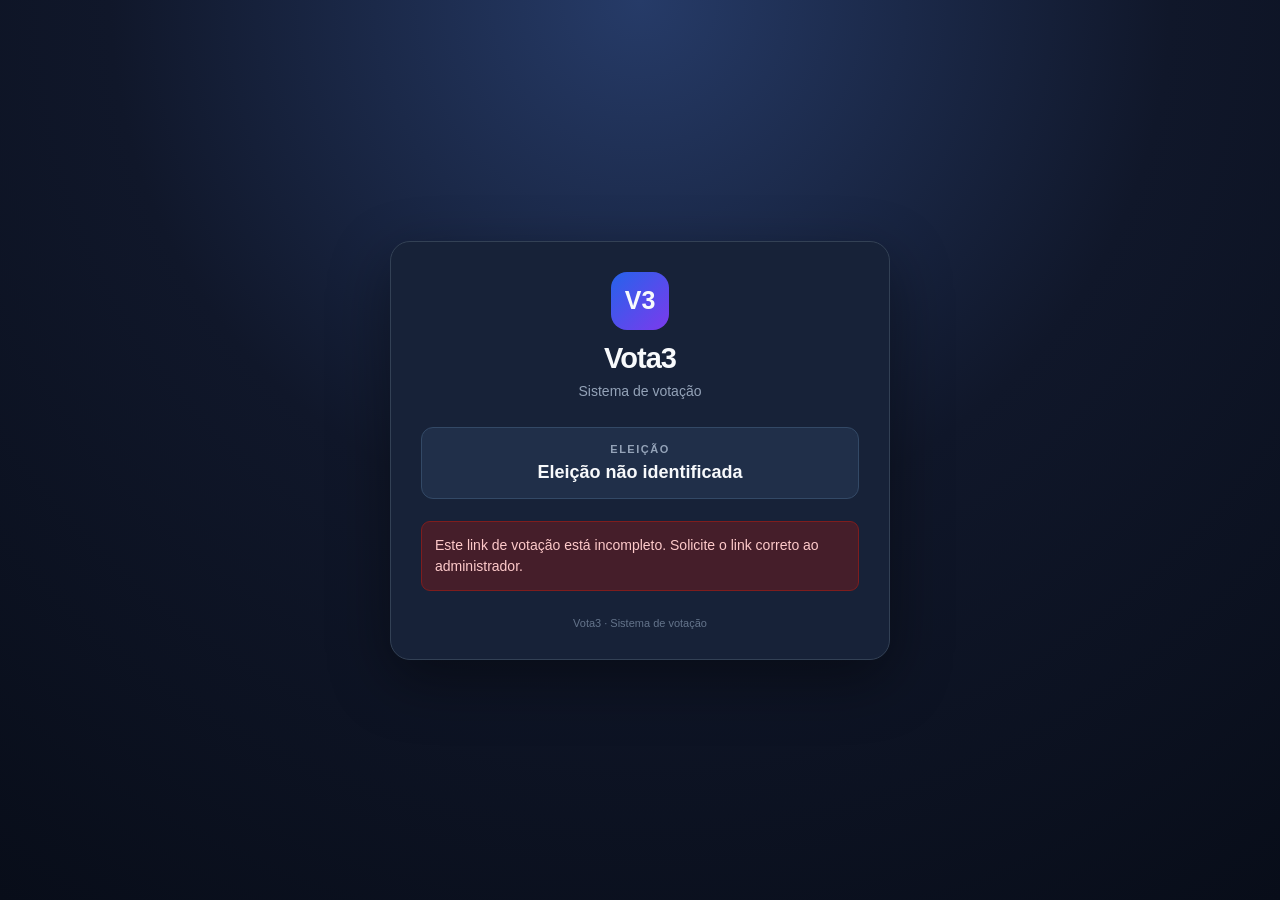
<file: votar/index.html>
<!DOCTYPE html>
<html lang="pt-BR">
<head>
  <meta charset="UTF-8">
  <meta name="viewport" content="width=device-width, initial-scale=1.0">
  <meta name="theme-color" content="#10172a">
  <title>Vota3 | Votação</title>

  <style>
    * { box-sizing: border-box; }

    body {
      margin: 0;
      min-height: 100vh;
      padding: 24px 16px;
      font-family: Arial, sans-serif;
      background:
        radial-gradient(circle at top, #263b68 0, #10172a 48%, #080d19 100%);
      color: #f8fafc;
      display: flex;
      align-items: center;
      justify-content: center;
    }

    .container {
      width: 100%;
      max-width: 500px;
      padding: 30px;
      border: 1px solid #334155;
      border-radius: 20px;
      background: #172238;
      box-shadow: 0 20px 60px #0006;
    }

    .brand {
      text-align: center;
      margin-bottom: 28px;
    }

    .logo {
      display: inline-flex;
      align-items: center;
      justify-content: center;
      width: 58px;
      height: 58px;
      border-radius: 16px;
      background: linear-gradient(135deg, #2563eb, #7c3aed);
      font-size: 25px;
      font-weight: 900;
      margin-bottom: 12px;
    }

    h1 {
      margin: 0;
      font-size: 29px;
      letter-spacing: -1px;
    }

    .sub {
      color: #94a3b8;
      margin: 8px 0 0;
      font-size: 14px;
    }

    .election-card {
      background: #202f49;
      border: 1px solid #334966;
      border-radius: 12px;
      padding: 15px;
      margin-bottom: 22px;
      text-align: center;
    }

    .election-label {
      color: #94a3b8;
      font-size: 11px;
      text-transform: uppercase;
      letter-spacing: 1.5px;
      font-weight: bold;
    }

    #electionName {
      margin: 7px 0 0;
      font-size: 18px;
    }

    label {
      display: block;
      font-weight: bold;
      margin: 16px 0 8px;
      font-size: 14px;
    }

    input {
      width: 100%;
      padding: 16px;
      border: 1px solid #475569;
      border-radius: 10px;
      background: #0f172a;
      color: white;
      font-size: 23px;
      text-align: center;
      letter-spacing: 8px;
      text-transform: uppercase;
      outline: none;
    }

    input:focus {
      border-color: #60a5fa;
      box-shadow: 0 0 0 3px #3b82f633;
    }

    button {
      width: 100%;
      padding: 15px;
      border: 0;
      border-radius: 10px;
      background: linear-gradient(135deg, #2563eb, #4f46e5);
      color: white;
      font-size: 15px;
      font-weight: bold;
      cursor: pointer;
      margin-top: 18px;
      transition: .2s;
    }

    button:hover:not(:disabled) {
      filter: brightness(1.15);
      transform: translateY(-1px);
    }

    button:disabled {
      opacity: .5;
      cursor: not-allowed;
    }

    .candidate {
      display: flex;
      align-items: center;
      gap: 13px;
      padding: 15px;
      margin-top: 10px;
      border: 1px solid #334155;
      border-radius: 11px;
      background: #202f49;
      cursor: pointer;
      transition: .2s;
    }

    .candidate:hover {
      border-color: #60a5fa;
      background: #263b5c;
    }

    .candidate.selected {
      border-color: #60a5fa;
      background: #1e3a5f;
    }

    .candidate input {
      width: 19px;
      height: 19px;
      margin: 0;
      accent-color: #3b82f6;
      flex-shrink: 0;
    }

    .candidate label {
      margin: 0;
      cursor: pointer;
      flex: 1;
      font-size: 15px;
      letter-spacing: normal;
      text-align: left;
    }

    #message {
      margin-top: 18px;
      padding: 13px;
      border-radius: 9px;
      display: none;
      line-height: 1.5;
      font-size: 14px;
    }

    .error {
      display: block !important;
      background: #451e2a;
      color: #fecaca;
      border: 1px solid #7f1d1d;
    }

    .success {
      display: block !important;
      background: #123b31;
      color: #bbf7d0;
      border: 1px solid #166534;
    }

    #votingArea {
      display: none;
      margin-top: 24px;
    }

    .round {
      text-align: center;
      font-weight: bold;
      color: #bfdbfe;
      background: #1e3a5f;
      padding: 13px;
      border-radius: 9px;
      margin: 15px 0 22px;
      font-size: 13px;
      letter-spacing: 1px;
    }

    .section-title {
      font-size: 15px;
      margin-bottom: 12px;
    }

    .footer {
      text-align: center;
      margin-top: 26px;
      color: #64748b;
      font-size: 11px;
    }

    @media (max-width: 420px) {
      .container { padding: 23px 19px; }
    }
  </style>
</head>

<body>
  <main class="container">

    <header class="brand">
      <div class="logo">V3</div>
      <h1>Vota3</h1>
      <p class="sub">Sistema de votação</p>
    </header>

    <div class="election-card">
      <div class="election-label">Eleição</div>
      <h2 id="electionName">Carregando eleição...</h2>
    </div>

    <form id="accessForm">
      <label for="credential">Sua credencial de votação</label>

      <input
        id="credential"
        required
        autocomplete="off"
        maxlength="3"
        minlength="3"
        placeholder="ABC"
        aria-label="Credencial de votação"
      >

      <button type="submit" id="accessButton">
        Acessar votação
      </button>
    </form>

    <section id="votingArea">
      <div class="round" id="roundInfo"></div>

      <p class="section-title">
        <strong>Escolha seu candidato:</strong>
      </p>

      <div id="candidates"></div>

      <button id="voteButton">
        Confirmar meu voto
      </button>
    </section>

    <div id="message" role="status"></div>

    <footer class="footer">
      Vota3 · Sistema de votação
    </footer>

  </main>

  <script type="module">
    import { SUPABASE_URL, SUPABASE_ANON_KEY }
      from "../assets/js/config.js";

    const API_URL = `${SUPABASE_URL}/functions/v1/vota3-api`;

    const accessForm = document.getElementById("accessForm");
    const accessButton = document.getElementById("accessButton");
    const votingArea = document.getElementById("votingArea");
    const candidatesArea = document.getElementById("candidates");
    const voteButton = document.getElementById("voteButton");
    const credentialInput = document.getElementById("credential");
    const message = document.getElementById("message");

    // Identifica a eleição pelo link.
    const params = new URLSearchParams(window.location.search);
    const electionSlug = (params.get("e") || "").trim().toLowerCase();

    let credential = "";
    let selectedCandidate = null;

    function showMessage(text, type = "error") {
      message.textContent = text;
      message.className = type;
    }

    async function api(action, data = {}) {
      const response = await fetch(API_URL, {
        method: "POST",
        headers: {
          "Content-Type": "application/json",
          "apikey": SUPABASE_ANON_KEY,
          "Authorization": `Bearer ${SUPABASE_ANON_KEY}`
        },
        body: JSON.stringify({ action, ...data })
      });

      const result = await response.json();

      if (!response.ok || result.error) {
        throw new Error(
          result.error || "Não foi possível completar a solicitação."
        );
      }

      return result;
    }

    // Consulta os dados públicos da eleição.
    async function loadElection() {
      if (!electionSlug) {
        document.getElementById("electionName").textContent =
          "Eleição não identificada";

        accessForm.style.display = "none";

        showMessage(
          "Este link de votação está incompleto. Solicite o link correto ao administrador."
        );

        return;
      }

      try {
        const result = await api("public_election", {
          slug: electionSlug
        });

        document.getElementById("electionName").textContent =
          result.election.name;

        if (
          !result.election.status ||
          !result.election.status.startsWith("round_")
        ) {
          accessForm.style.display = "none";
          showMessage("A votação não está aberta neste momento.");
          return;
        }

      } catch (error) {
        document.getElementById("electionName").textContent =
          "Não foi possível carregar";

        accessForm.style.display = "none";
        showMessage(error.message);
      }
    }

    credentialInput.addEventListener("input", () => {
      credentialInput.value = credentialInput.value
        .toUpperCase()
        .replace(/[^ABCDEFGHJKLMNPQRSTUVWXYZ23456789]/g, "")
        .slice(0, 3);
    });

    accessForm.addEventListener("submit", async (event) => {
      event.preventDefault();

      credential = credentialInput.value.trim().toUpperCase();

      if (!electionSlug) {
        showMessage("Eleição não identificada.");
        return;
      }

      if (!/^[ABCDEFGHJKLMNPQRSTUVWXYZ23456789]{3}$/.test(credential)) {
        showMessage("Digite uma credencial válida de três caracteres.");
        return;
      }

      accessButton.disabled = true;
      accessButton.textContent = "Carregando...";
      message.className = "";

      try {
        const result = await api("public_election", {
          slug: electionSlug
        });

        if (!result.election.status.startsWith("round_")) {
          throw new Error("A votação não está aberta neste momento.");
        }

        document.getElementById("electionName").textContent =
          result.election.name;

        document.getElementById("roundInfo").textContent =
          `ESCRUTÍNIO ${result.election.current_round}`;

        candidatesArea.innerHTML = "";
        selectedCandidate = null;

        if (!result.candidates || result.candidates.length === 0) {
          throw new Error("Não há candidatos disponíveis nesta votação.");
        }

        result.candidates.forEach((candidate) => {
          const item = document.createElement("div");
          item.className = "candidate";

          const radio = document.createElement("input");
          radio.type = "radio";
          radio.name = "candidate";
          radio.value = candidate.id;
          radio.id = `candidate-${candidate.id}`;

          const label = document.createElement("label");
          label.htmlFor = radio.id;
          label.textContent = candidate.name;

          radio.addEventListener("change", () => {
            selectedCandidate = candidate.id;

            document.querySelectorAll(".candidate").forEach((element) => {
              element.classList.remove("selected");
            });

            item.classList.add("selected");
          });

          item.append(radio, label);

          item.addEventListener("click", (clickEvent) => {
            if (clickEvent.target !== radio) {
              radio.checked = true;
              radio.dispatchEvent(new Event("change"));
            }
          });

          candidatesArea.appendChild(item);
        });

        accessForm.style.display = "none";
        votingArea.style.display = "block";

        showMessage(
          "Eleição carregada. Escolha seu candidato.",
          "success"
        );

      } catch (error) {
        showMessage(error.message);
      } finally {
        accessButton.disabled = false;
        accessButton.textContent = "Acessar votação";
      }
    });

    voteButton.addEventListener("click", async () => {
      if (!selectedCandidate) {
        showMessage("Selecione um candidato antes de confirmar.");
        return;
      }

      const confirmed = confirm(
        "Tem certeza? Depois de confirmado, não será possível votar novamente neste escrutínio."
      );

      if (!confirmed) return;

      voteButton.disabled = true;
      voteButton.textContent = "Registrando voto...";

      try {
        const result = await api("vote", {
          slug: electionSlug,
          credential,
          candidate_id: selectedCandidate
        });

        showMessage(
          result.message || "Seu voto foi registrado com sucesso!",
          "success"
        );

        voteButton.style.display = "none";
        candidatesArea.style.display = "none";

      } catch (error) {
        showMessage(error.message);
        voteButton.disabled = false;
        voteButton.textContent = "Confirmar meu voto";
      }
    });

    loadElection();
  </script>
</body>
</html>
</file>
<file: assets/css/style.css>
:root{color-scheme:dark;--bg:#0b1220;--panel:#121e30;--line:#26364c;--muted:#9aabc0;--text:#f4f7fb;--accent:#8bb8ff}*{box-sizing:border-box}body{margin:0;background:radial-gradient(circle at 50% 0,#1a2b45 0,var(--bg) 48%);color:var(--text);font:16px/1.55 Inter,system-ui,-apple-system,Segoe UI,sans-serif;min-height:100vh}.shell{width:min(900px,calc(100% - 36px));margin:0 auto;padding:72px 0}.brand-mark{width:52px;height:52px;display:grid;place-items:center;border:1px solid #496487;border-radius:16px;background:#172943;color:#cfe2ff;font-weight:800;font-size:20px}.eyebrow{margin:28px 0 8px;color:var(--accent);font-size:11px;font-weight:800;letter-spacing:.18em}h1{font-size:clamp(42px,8vw,68px);line-height:1.05;letter-spacing:-.045em;margin:0}h1 span{color:var(--accent)}.lead{max-width:650px;color:var(--muted);font-size:18px;margin:18px 0 36px}.link-grid{display:grid;grid-template-columns:repeat(3,1fr);gap:14px}.link-card,.panel,.notice{background:linear-gradient(145deg,#17263a,#101b2b);border:1px solid var(--line);border-radius:18px;padding:22px}.link-card{color:inherit;text-decoration:none;min-height:160px;display:flex;flex-direction:column;gap:12px;transition:.18s}.link-card:hover{border-color:#7199ca;transform:translateY(-2px)}.link-card span{font-size:10px;letter-spacing:.13em;color:var(--accent);font-weight:800}.link-card strong{font-size:19px}.link-card small{color:var(--muted)}footer{margin-top:52px;color:#71839a;font-size:12px}.back{color:var(--muted);text-decoration:none}.notice{margin:26px 0;color:#c5d2e2}.notice strong{color:#fff}.panel{margin-top:18px}.panel label{font-size:12px;color:var(--muted)}.panel p{margin-bottom:0}.screen{text-align:center;padding-top:12vh}.screen .lead{margin-left:auto;margin-right:auto}.screen .notice{max-width:620px;margin:28px auto}@media(max-width:700px){.shell{padding:42px 0}.link-grid{grid-template-columns:1fr}.link-card{min-height:125px}.lead{font-size:16px}}
</file>
